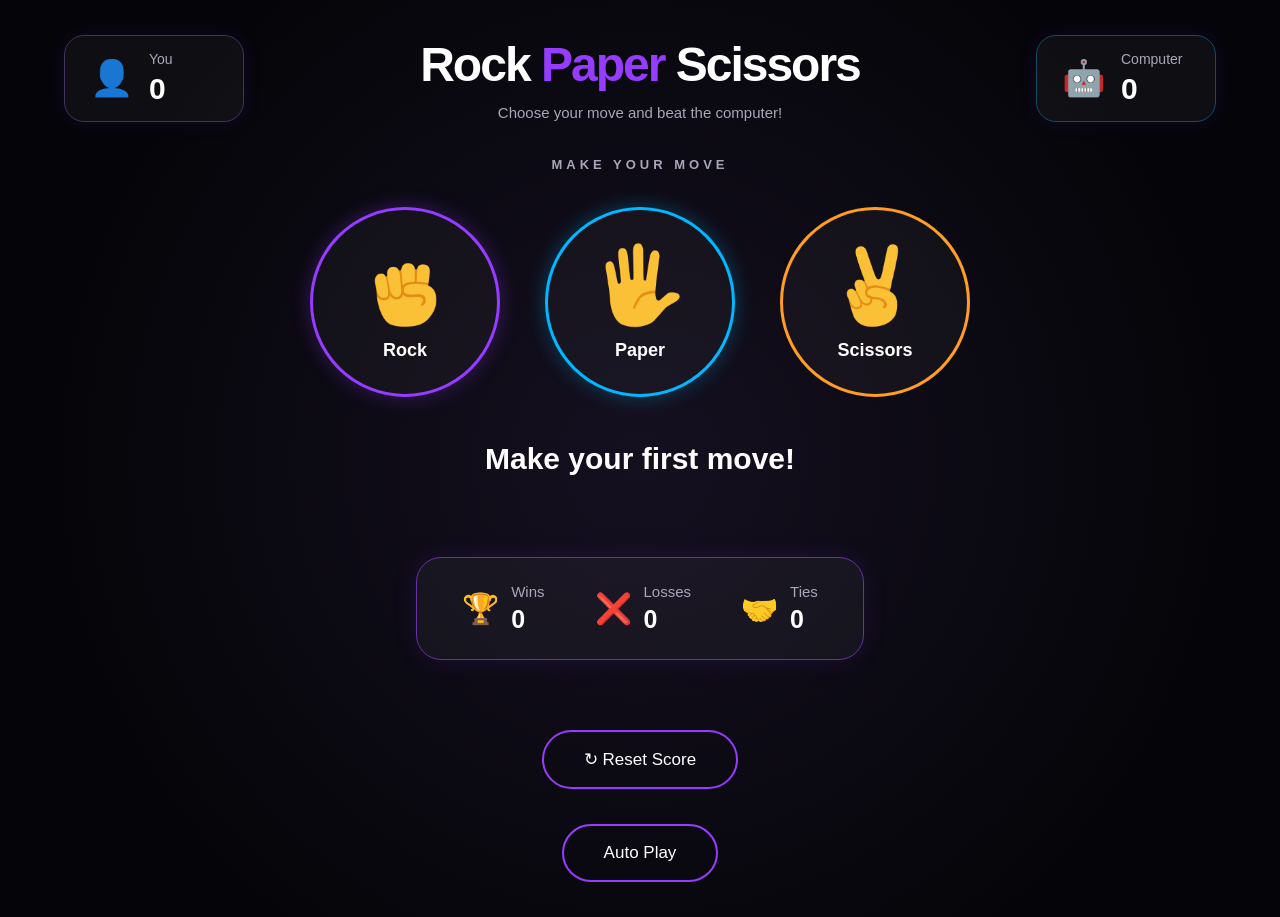
<file: index.html>
<!DOCTYPE html>
<html lang="en">
<head>
    <meta charset="UTF-8">
    <meta name="viewport" content="width=device-width, initial-scale=1.0">
    <title>Rock Paper Scissors</title>
    <link rel="stylesheet" href="style.css">
</head>

<body>

    <main class="game-container">

        <!-- Header -->
        <header class="game-header">
            <div class="score-card player-card">
                <div class="player-icon">👤</div>
                <div>
                    <p>You</p>
                    <h2 class="player-score">0</h2>
                </div>
            </div>

            <div class="game-title">
                <h1>Rock <span>Paper</span> Scissors</h1>
                <p>Choose your move and beat the computer!</p>
            </div>

            <div class="score-card computer-card">
                <div class="player-icon">🤖</div>
                <div>
                    <p>Computer</p>
                    <h2 class="computer-score">0</h2>
                </div>
            </div>
        </header>

        <!-- Game choices -->
        <section class="game-arena">

            <h3>MAKE YOUR MOVE</h3>

            <div class="choices">

                <button class="butt rock" onclick="playGame('rock')">
                    <img src="images/rock-emoji.png" alt="Rock">
                    <span>Rock</span>
                </button>

                <button class="butt paper" onclick="playGame('paper')">
                    <img src="images/paper-emoji.png" alt="Paper">
                    <span>Paper</span>
                </button>

                <button class="butt scissors" onclick="playGame('scissors')">
                    <img src="images/scissors-emoji.png" alt="Scissors">
                    <span>Scissors</span>
                </button>

            </div>

            <!-- Game result -->
            <div class="result-area">
                <p class="js-result result">Make your first move!</p>
                <p class="js-choices"></p>
            </div>

        </section>

        <!-- Statistics -->
        <section class="statistics">

            <div class="stat">
                <span>🏆</span>
                <div>
                    <p>Wins</p>
                    <h2 class="wins-count">0</h2>
                </div>
            </div>

            <div class="stat">
                <span>❌</span>
                <div>
                    <p>Losses</p>
                    <h2 class="losses-count">0</h2>
                </div>
            </div>

            <div class="stat">
                <span>🤝</span>
                <div>
                    <p>Ties</p>
                    <h2 class="ties-count">0</h2>
                </div>
            </div>

        </section>

        <!-- Score display -->
        <p class="js-score score-display"></p>

        <!-- Reset button -->
        <button class="rest" onclick="
            score.wins = 0;
            score.losses = 0;
            score.ties = 0;
            update();
        ">
            ↻ Reset Score
        </button> 
        <button onclick="autoPlay();" class="rest">Auto Play</button>

    </main>

    <script src="game.js"></script>

</body>
</html>
</file>
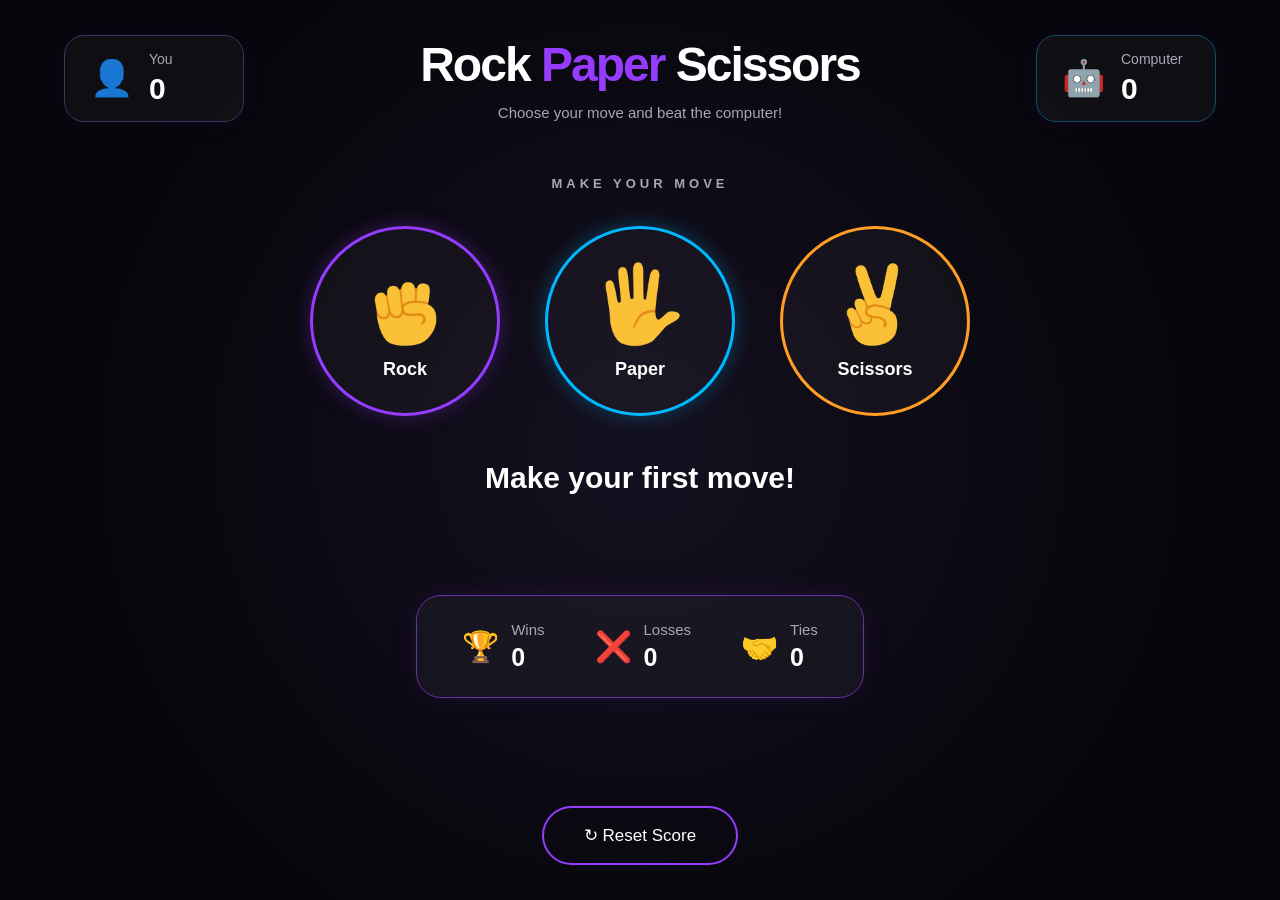
<file: game.html>
<!DOCTYPE html>
<html lang="en">
<head>
    <meta charset="UTF-8">
    <meta name="viewport" content="width=device-width, initial-scale=1.0">
    <title>Rock Paper Scissors</title>
    <link rel="stylesheet" href="style.css">
</head>

<body>

    <main class="game-container">

        <!-- Header -->
        <header class="game-header">
            <div class="score-card player-card">
                <div class="player-icon">👤</div>
                <div>
                    <p>You</p>
                    <h2 class="player-score">0</h2>
                </div>
            </div>

            <div class="game-title">
                <h1>Rock <span>Paper</span> Scissors</h1>
                <p>Choose your move and beat the computer!</p>
            </div>

            <div class="score-card computer-card">
                <div class="player-icon">🤖</div>
                <div>
                    <p>Computer</p>
                    <h2 class="computer-score">0</h2>
                </div>
            </div>
        </header>

        <!-- Game choices -->
        <section class="game-arena">

            <h3>MAKE YOUR MOVE</h3>

            <div class="choices">

                <button class="butt rock" onclick="playGame('rock')">
                    <img src="images/rock-emoji.png" alt="Rock">
                    <span>Rock</span>
                </button>

                <button class="butt paper" onclick="playGame('paper')">
                    <img src="images/paper-emoji.png" alt="Paper">
                    <span>Paper</span>
                </button>

                <button class="butt scissors" onclick="playGame('scissors')">
                    <img src="images/scissors-emoji.png" alt="Scissors">
                    <span>Scissors</span>
                </button>

            </div>

            <!-- Game result -->
            <div class="result-area">
                <p class="js-result result">Make your first move!</p>
                <p class="js-choices"></p>
            </div>

        </section>

        <!-- Statistics -->
        <section class="statistics">

            <div class="stat">
                <span>🏆</span>
                <div>
                    <p>Wins</p>
                    <h2 class="wins-count">0</h2>
                </div>
            </div>

            <div class="stat">
                <span>❌</span>
                <div>
                    <p>Losses</p>
                    <h2 class="losses-count">0</h2>
                </div>
            </div>

            <div class="stat">
                <span>🤝</span>
                <div>
                    <p>Ties</p>
                    <h2 class="ties-count">0</h2>
                </div>
            </div>

        </section>

        <!-- Score display -->
        <p class="js-score score-display"></p>

        <!-- Reset button -->
        <button class="rest" onclick="
            score.wins = 0;
            score.losses = 0;
            score.ties = 0;
            update();
        ">
            ↻ Reset Score
        </button>

    </main>

    <script src="game.js"></script>

</body>
</html>
</file>
<file: style.css>
/* GENERAL STYLING */

* {
    margin: 0;
    padding: 0;
    box-sizing: border-box;
}

body {
    font-family: Arial, sans-serif;
    background: radial-gradient(circle at center, #151020, #050509 75%);
    color: white;
    min-height: 100vh;
}

/* MAIN CONTAINER */

.game-container {
    width: 100%;
    min-height: 100vh;
    padding: 35px 5%;
    display: flex;
    flex-direction: column;
    align-items: center;
    justify-content: space-between;
    gap: 35px;
}

/* HEADER */

.game-header {
    width: 100%;
    display: flex;
    align-items: center;
    justify-content: space-between;
    gap: 20px;
}

.game-title {
    text-align: center;
}

.game-title h1 {
    font-size: clamp(25px, 4vw, 48px);
    letter-spacing: -2px;
}

.game-title h1 span {
    color: #963cff;
}

.game-title p {
    color: #aaa6b9;
    margin-top: 12px;
    font-size: 15px;
}

/* SCORE CARDS */

.score-card {
    display: flex;
    align-items: center;
    gap: 15px;
    padding: 15px 25px;
    min-width: 180px;
    background: rgba(255, 255, 255, 0.04);
    border: 1px solid #42325e;
    border-radius: 20px;
    box-shadow: 0 0 20px rgba(135, 45, 255, 0.1);
}

.score-card p {
    color: #aaa6b9;
    font-size: 14px;
    margin-bottom: 5px;
}

.score-card h2 {
    font-size: 30px;
}

.player-icon {
    font-size: 35px;
}

.computer-card {
    border-color: #124d68;
}

/* GAME ARENA */

.game-arena {
    width: 100%;
    text-align: center;
}

.game-arena h3 {
    color: #aaa6b9;
    font-size: 13px;
    letter-spacing: 4px;
    margin-bottom: 35px;
}

.choices {
    display: flex;
    justify-content: center;
    align-items: center;
    flex-wrap: wrap;
    gap: 45px;
}

/* GAME BUTTONS */

.butt {
    width: 190px;
    height: 190px;
    border-radius: 50%;
    border: 3px solid #963cff;
    background: rgba(255, 255, 255, 0.03);
    color: white;
    display: flex;
    flex-direction: column;
    justify-content: center;
    align-items: center;
    flex-shrink: 0;
    aspect-ratio: 1 / 1;
    gap: 12px;
    cursor: pointer;
    transition: 0.6s ease;
}

.butt img {
    width: 85px;
    height: 85px;
    object-fit: contain;
}

.butt span {
    font-size: 18px;
    font-weight: bold;
}

.rock {
    border-color: #963cff;
    box-shadow: 0 0 20px rgba(150, 60, 255, 0.3);
}

.paper {
    border-color: #00b8ff;
    box-shadow: 0 0 20px rgba(0, 184, 255, 0.3);
}

.scissors {
    border-color: #ff9d24;
    /* box-shadow: 0 0 20px rgba(255, 157, 36, 0.3); */
}

/* HOVER EFFECTS */

.butt:hover {
    transform: translateY(-12px) scale(1.05);
    background: rgba(150, 60, 255, 0.1);
}

.rock:hover {
    box-shadow: 0 0 35px #963cff;
}

.paper:hover {
    box-shadow: 0 0 35px #00b8ff;
}

.scissors:hover {
    box-shadow: 0 0 35px #ff9d24;
}

/* RESULT AREA */

.result-area {
    margin-top: 45px;
    min-height: 80px;
}

.result {
    margin-top: 20px;
    font-size: 30px;
    font-weight: bold;
    margin-bottom: 12px;
}

.js-choices {
    font-size: 12px;
    color: #aaa6b9;
}
.move-button{
    height: 50px;
}


/* STATISTICS */

.statistics {
    display: flex;
    justify-content: center;
    align-items: center;
    gap: 50px;
    padding: 25px 45px;
    background: rgba(255, 255, 255, 0.04);
    border: 1px solid #6732a5;
    border-radius: 25px;
    box-shadow: 0 0 25px rgba(150, 60, 255, 0.12);
}

.stat {
    display: flex;
    align-items: center;
    gap: 12px;
}

.stat span {
    font-size: 30px;
}

.stat p {
    color: #aaa6b9;
    font-size: 15px;
    margin-bottom: 5px;
}

.stat h2 {
    font-size: 25px;
}

.score-display {
    color: #aaa6b9;
    font-size: 14px;
}

/* RESET BUTTON */

.rest {
    padding: 17px 40px;
    border: 2px solid #963cff;
    border-radius: 50px;
    background: transparent;
    color: white;
    font-size: 17px;
    cursor: pointer;
    transition: 0.3s ease;
}

.rest:hover {
    background: #963cff;
    box-shadow: 0 0 25px #963cff;
}

/* MOBILE RESPONSIVENESS */

@media (max-width: 750px) {

    .game-header {
        flex-direction: column;
    }

    .score-card {
        width: 100%;
        justify-content: center;
    }

    .choices {
        gap: 20px;
    }

    .butt {
        width: 130px;
        height: 130px;
    }

    .butt img {
        width: 55px;
        height: 55px;
    }
    .butt span{
        font-weight: 900;
        font-size: 12px
    }

    .statistics {
        gap: 20px;
        padding: 20px;
    }

    .stat {
        gap: 5px;
    }

    .stat span {
        font-size: 22px;
    }
}

@media (max-width: 420px) {
    .statistics {
        gap: 12px;
        padding: 15px 10px;
    }

    .stat p {
        font-size: 12px;
    }

    .stat h2 {
        font-size: 20px;
    }

    .butt {
        width: 100px;
        height: 100px;
    }

    .butt img {
        width: 45px;
        height: 45px;
    }
}
</file>
